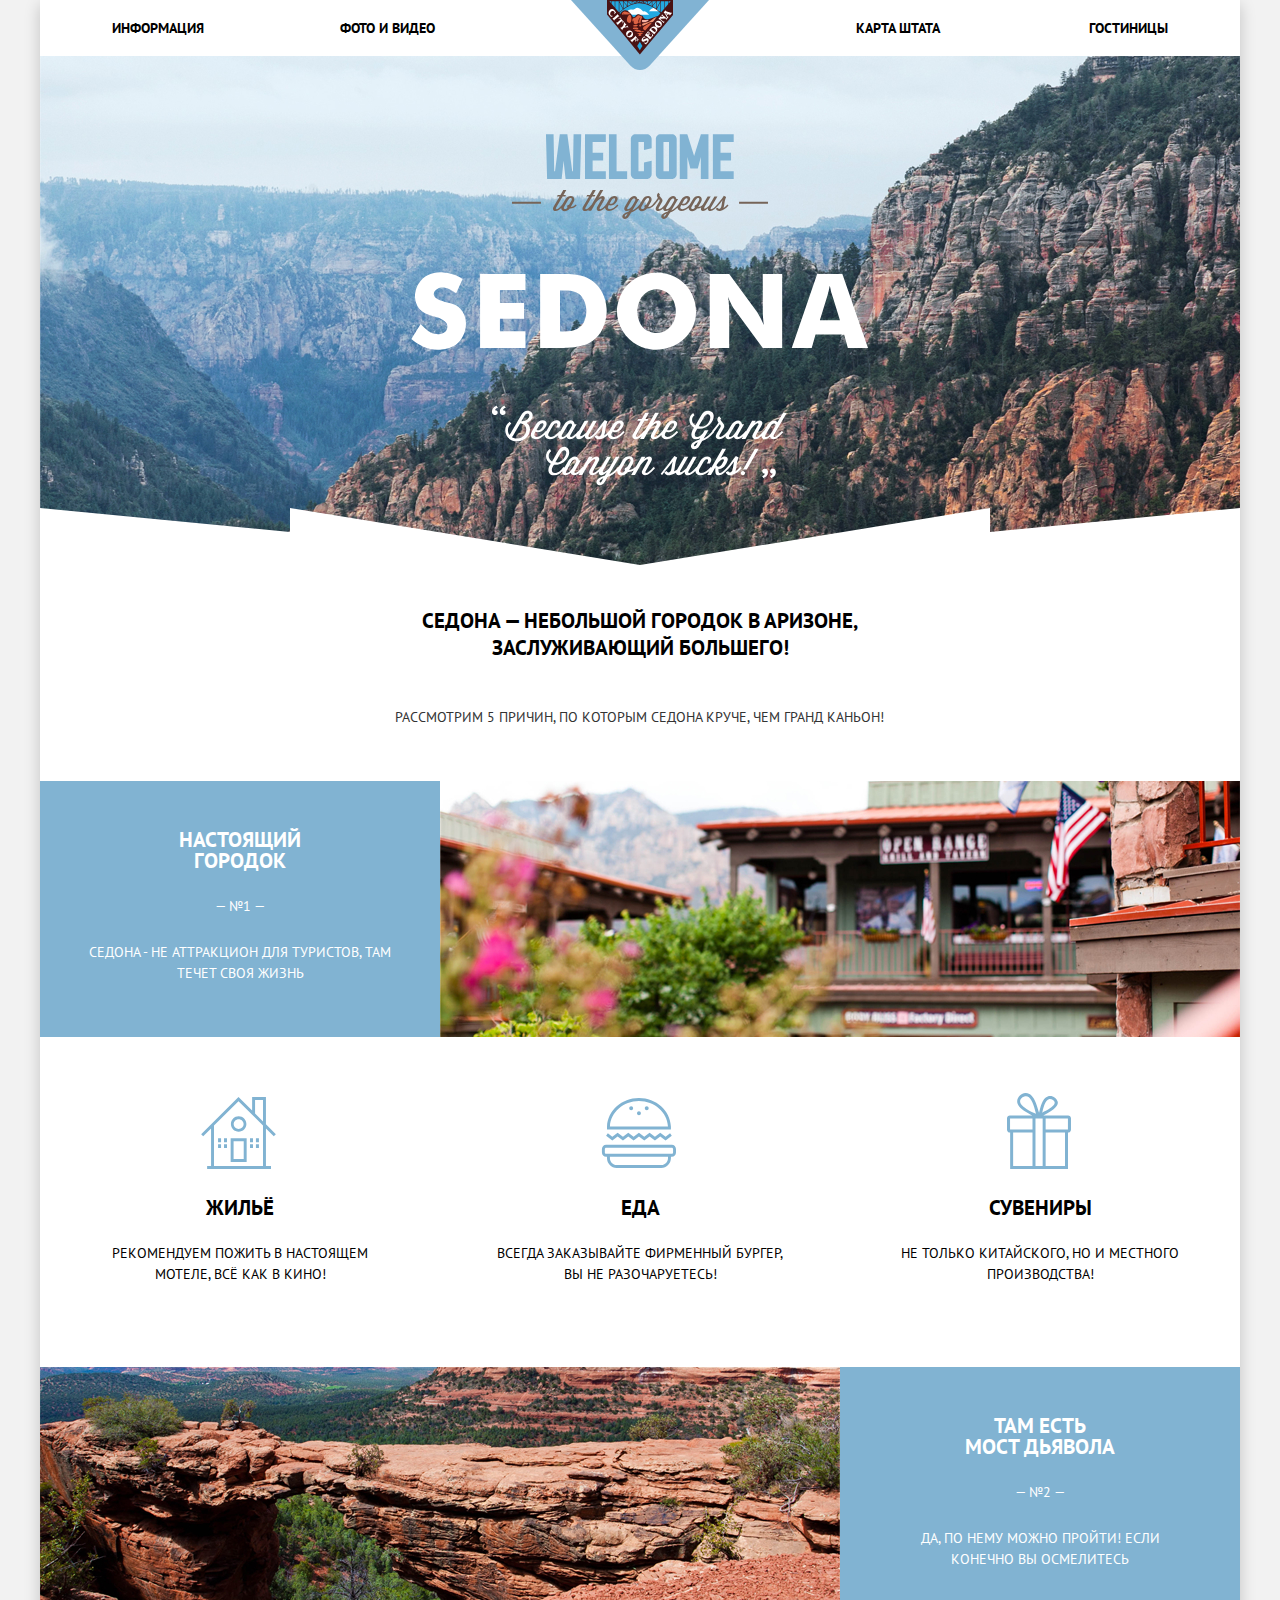
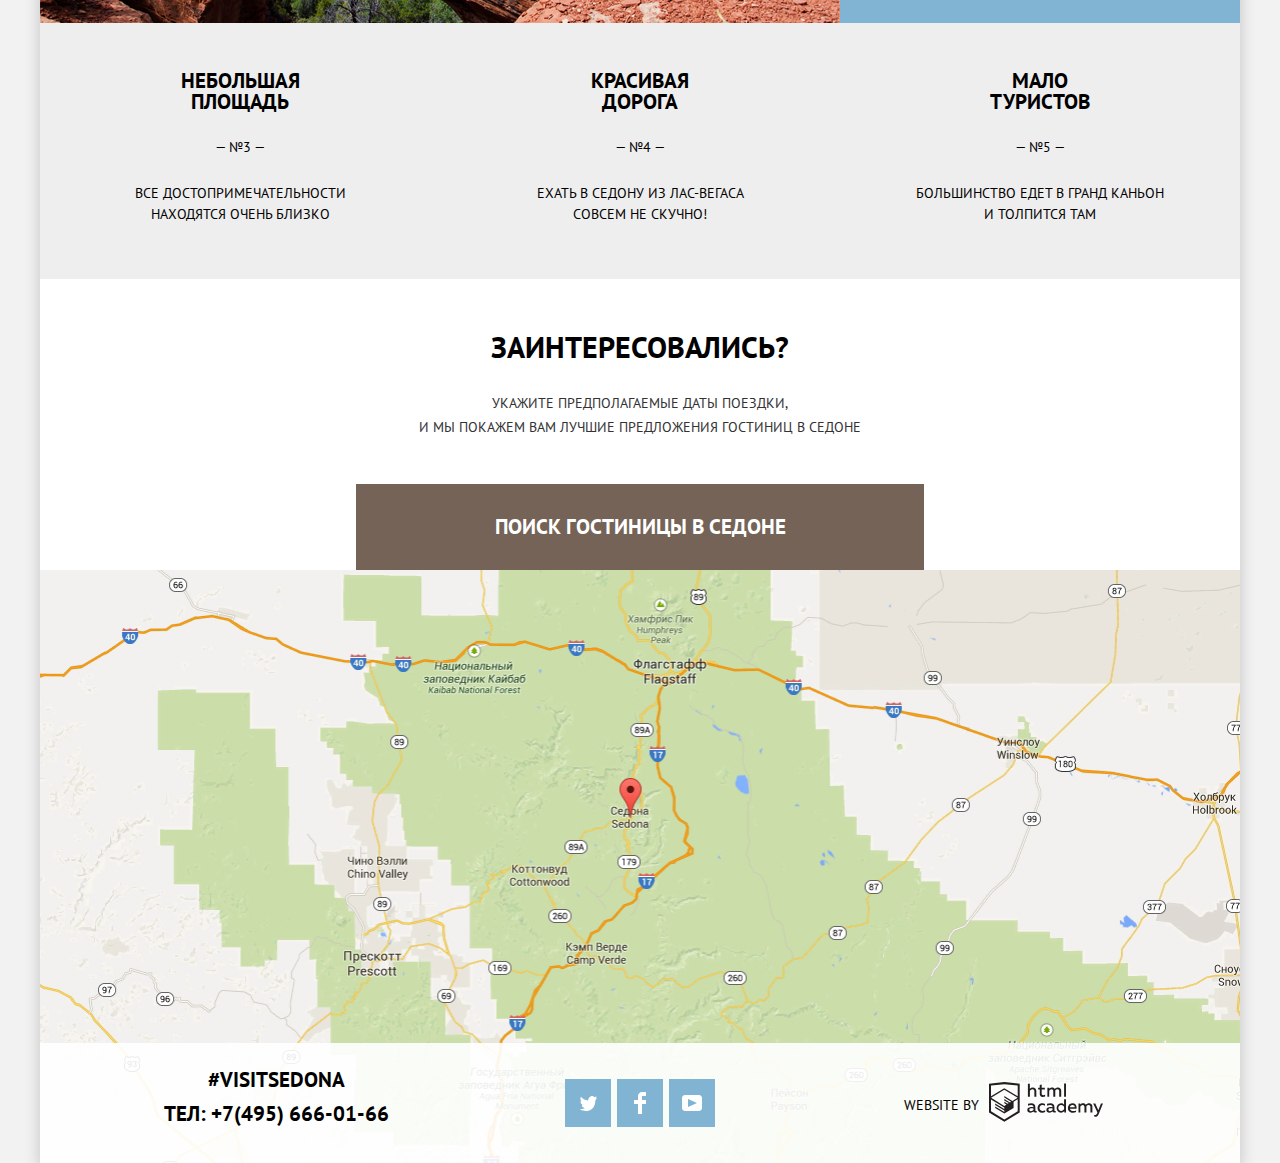
<file: index.html>
<!DOCTYPE html>
<html lang="ru">
<head>
	<meta charset="utf-8">
	<title>HTML Academy: Седона</title>
	<link href="https://fonts.googleapis.com/css2?family=PT+Sans:wght@400;700&display=swap" rel="stylesheet">
	<link href="css/normalize.css" rel="stylesheet">
	<link href="css/style_min.css" rel="stylesheet">
</head>
<body>
	<div class="container">
		<header class="navigation">
			<nav class="main-navigation">
				<a class="header-logo">
					<img src="img/logo.svg" alt="Логотип Седона" width="138" height="70">
				</a>
				<ul class="site-navigation">
					<li><a href="#">Информация</a></li>
					<li><a href="#">Фото и видео</a></li>
					<li><a href="#">Карта штата</a></li>
					<li><a href="hotels.html">Гостиницы</a></li>
				</ul>
			</nav>
		</header>

		<main class="main-content">
			<section class="welcome">
				<img src="img/welcome.svg" class="welcome-logo" alt="Welcome to the gorgeous Sedona" width="458" height="352">
			</section>
			<section class="intro">
				<h1 class="title">Седона — небольшой городок в Аризоне, заслуживающий большего!</h1>
				<p class="light-gray-text">Рассмотрим 5 причин, по которым Седона круче, чем гранд каньон!</p>
			</section>
			<section class="reasons">
				<ol class="reasons-list">
					<li class="advantage advantage-illustrated">
						<div class="reasons-list-block">	
							<div class="reasons-list-main">
								<p class="paragraph-title">Настоящий городок</p>
								<p class="paragraph">Седона - не аттракцион для туристов, там течет своя жизнь</p>
							</div>
							<div>
								<img src="img/real_city.jpg" alt="Фото настоящего городка" width="800" height="256">
							</div>
						</div>
						<ul class="reasons-list-sub">
							<li class="house">
								<p class="paragraph-title">Жильё</p>
								<p class="paragraph">Рекомендуем пожить в настоящем мотеле, всё как в кино!</p>
							</li>
							<li class="food">
								<p class="paragraph-title">Еда</p>
								<p class="paragraph">Всегда заказывайте фирменный бургер, вы не разочаруетесь!</p>
							</li>
							<li class="gift">
								<p class="paragraph-title">Сувениры</p>
								<p class="paragraph">Не только китайского, но и местного производства!</p>
							</li>
						</ul>
					</li>
					<li class="advantage advantage-illustrated reasons-list-block reverse">
						<div class="reasons-list-main">
							<p class="paragraph-title">Там есть мост&nbsp;дьявола</p>
							<p class="paragraph">Да, по нему можно пройти! Если конечно вы осмелитесь</p>
						</div>
						<div>
							<img src="img/devil_bridge.jpg" alt="Фото Моста Дьявола" width="800" height="256">
						</div>
					</li>
					<li class="advantage">
						<div class="reasons-list-last">
							<p class="paragraph-title">Небольшая площадь</p>
							<p class="paragraph">Все достопримечательности находятся очень близко</p>
						</div>	
					</li>
					<li class="advantage">
						<div class="reasons-list-last">
							<p class="paragraph-title">Красивая дорога</p>
							<p class="paragraph">Ехать в седону из Лас-Вегаса совсем не скучно!</p>
						</div>
					</li>
					<li class="advantage">
						<div class="reasons-list-last">
							<p class="paragraph-title">Мало туристов</p>
							<p class="paragraph">Большинство едет в гранд каньон и&nbsp;толпится там</p>
						</div>
					</li>
				</ol>
			</section>
			<section class="hotel-search">
				<p class="hotel-search-title">Заинтересовались?</p>
				<p class="light-gray-text">Укажите предполагаемые даты поездки,<br> и мы покажем вам лучшие предложения гостиниц в Седоне</p>
				<div>
					<a href="#" class="btn btn-primary btn-large search-btn">Поиск гостиницы в седоне</a>
					<form action="https://echo.htmlacademy.ru" class="hotel-search-form"  method="post">
						<div class="form-paragraph">
							<label for="date_checkin" class="search-form-label">Дата заезда:</label>
							<input type="text" class="input big-input" id="date_checkin" name="date_checkin" placeholder="24 Апреля 2017">
							<button type="button" aria-label="Выбрать дату заезда" class="form-paragraph-btn calendar">
								<svg width="21" height="23" viewBox="0 0 21 23" fill="none" xmlns="http://www.w3.org/2000/svg">
									<path fill-rule="evenodd" clip-rule="evenodd" d="M16.406 3.02498H19.251C20.217 3.02498 21 3.84698 21 4.86198V21.164C21 22.179 20.217 23 19.251 23H1.75C0.784 23 0 22.179 0 21.164V4.86198C0 3.84698 0.784 3.02498 1.75 3.02498H4.593V1.64798C4.593 1.26698 4.887 0.958984 5.25 0.958984C5.612 0.958984 5.906 1.26698 5.906 1.64798V3.02498H9.844V1.64798C9.844 1.26698 10.138 0.958984 10.501 0.958984C10.862 0.958984 11.156 1.26698 11.156 1.64798V3.02498H15.094V1.64798C15.094 1.26698 15.387 0.958984 15.75 0.958984C16.112 0.958984 16.406 1.26698 16.406 1.64798V3.02498ZM19.5646 21.484C19.6466 21.3979 19.691 21.2828 19.688 21.164H19.689V4.86198C19.689 4.60898 19.493 4.40298 19.252 4.40298H16.407V5.78098C16.407 6.16198 16.113 6.46998 15.751 6.46998C15.388 6.46998 15.095 6.16198 15.095 5.78098V4.40298H11.157V5.78098C11.157 6.16198 10.863 6.46998 10.502 6.46998C10.139 6.46998 9.845 6.16198 9.845 5.78098V4.40298H5.907V5.78098C5.907 6.16198 5.613 6.46998 5.251 6.46998C4.888 6.46998 4.594 6.16198 4.594 5.78098V4.40298H1.75C1.50263 4.40953 1.30696 4.61458 1.312 4.86198V21.164C1.30696 21.4114 1.50263 21.6164 1.75 21.623H19.251C19.3698 21.6201 19.4826 21.5701 19.5646 21.484Z" fill="#A9A9A9"/>
									<path fill-rule="evenodd" clip-rule="evenodd" d="M4.59399 9.2251H7.21899V11.2911H4.59399V9.2251ZM4.59399 12.6681H7.21899V14.7351H4.59399V12.6681ZM7.21899 16.1121H4.59399V18.1781H7.21899V16.1121ZM9.18799 16.1121H11.813V18.1781H9.18799V16.1121ZM11.813 12.6681H9.18799V14.7351H11.813V12.6681ZM9.18799 9.2251H11.813V11.2911H9.18799V9.2251ZM16.406 16.1121H13.781V18.1781H16.406V16.1121ZM13.781 12.6681H16.406V14.7351H13.781V12.6681ZM16.406 9.2251H13.781V11.2911H16.406V9.2251Z" fill="#A9A9A9"/>
								</svg>
							</button>
						</div>
						<div class="form-paragraph">
							<label for="date_checkout" class="search-form-label">Дата выезда:</label>
							<input type="text" class="input big-input" id="date_checkout" name="date_checkout" placeholder="4 Июля 2017">
							<button type="button" aria-label="Выбрать дату выезда" class="form-paragraph-btn calendar">
								<svg width="21" height="23" viewBox="0 0 21 23" fill="none" xmlns="http://www.w3.org/2000/svg">
									<path fill-rule="evenodd" clip-rule="evenodd" d="M16.406 3.02498H19.251C20.217 3.02498 21 3.84698 21 4.86198V21.164C21 22.179 20.217 23 19.251 23H1.75C0.784 23 0 22.179 0 21.164V4.86198C0 3.84698 0.784 3.02498 1.75 3.02498H4.593V1.64798C4.593 1.26698 4.887 0.958984 5.25 0.958984C5.612 0.958984 5.906 1.26698 5.906 1.64798V3.02498H9.844V1.64798C9.844 1.26698 10.138 0.958984 10.501 0.958984C10.862 0.958984 11.156 1.26698 11.156 1.64798V3.02498H15.094V1.64798C15.094 1.26698 15.387 0.958984 15.75 0.958984C16.112 0.958984 16.406 1.26698 16.406 1.64798V3.02498ZM19.5646 21.484C19.6466 21.3979 19.691 21.2828 19.688 21.164H19.689V4.86198C19.689 4.60898 19.493 4.40298 19.252 4.40298H16.407V5.78098C16.407 6.16198 16.113 6.46998 15.751 6.46998C15.388 6.46998 15.095 6.16198 15.095 5.78098V4.40298H11.157V5.78098C11.157 6.16198 10.863 6.46998 10.502 6.46998C10.139 6.46998 9.845 6.16198 9.845 5.78098V4.40298H5.907V5.78098C5.907 6.16198 5.613 6.46998 5.251 6.46998C4.888 6.46998 4.594 6.16198 4.594 5.78098V4.40298H1.75C1.50263 4.40953 1.30696 4.61458 1.312 4.86198V21.164C1.30696 21.4114 1.50263 21.6164 1.75 21.623H19.251C19.3698 21.6201 19.4826 21.5701 19.5646 21.484Z" fill="#A9A9A9"/>
									<path fill-rule="evenodd" clip-rule="evenodd" d="M4.59399 9.2251H7.21899V11.2911H4.59399V9.2251ZM4.59399 12.6681H7.21899V14.7351H4.59399V12.6681ZM7.21899 16.1121H4.59399V18.1781H7.21899V16.1121ZM9.18799 16.1121H11.813V18.1781H9.18799V16.1121ZM11.813 12.6681H9.18799V14.7351H11.813V12.6681ZM9.18799 9.2251H11.813V11.2911H9.18799V9.2251ZM16.406 16.1121H13.781V18.1781H16.406V16.1121ZM13.781 12.6681H16.406V14.7351H13.781V12.6681ZM16.406 9.2251H13.781V11.2911H16.406V9.2251Z" fill="#A9A9A9"/>
								</svg>
							</button>
						</div>
						<div class="form-paragraph">
							<label for="adults" class="search-form-label">Взрослые:</label>
							<div class="form-paragraph-adults">
								<button type="button" aria-label="Уменьшить" class="form-paragraph-btn minus">
									<svg width="12" height="3" viewBox="0 0 12 3" fill="none" xmlns="http://www.w3.org/2000/svg">
										<rect width="12" height="3" fill="#A9A9A9"/>
									</svg>									
								</button>
								<input type="text" class="input small-input" id="adults" name="adults" placeholder="2">
								<button type="button" aria-label="Увеличить" class="form-paragraph-btn plus">
									<svg width="11" height="11" viewBox="0 0 11 11" fill="none" xmlns="http://www.w3.org/2000/svg">
										<path fill-rule="evenodd" clip-rule="evenodd" d="M4.23086 6.76932V11H6.76932V6.76932H11V4.23086H6.76932V0H4.23085V4.23086H0V6.76932H4.23086Z" fill="#A9A9A9"/>
									</svg>
								</button>
							</div>
							<label for="kids" class="search-form-label kids">Дети:</label>
							<div class="form-paragraph-adults">
								<button type="button" aria-label="Уменьшить" class="form-paragraph-btn minus">
									<svg width="12" height="3" viewBox="0 0 12 3" fill="none" xmlns="http://www.w3.org/2000/svg">
										<rect width="12" height="3" fill="#A9A9A9"/>
									</svg>
								</button>
								<input type="text" class="input small-input" id="kids" name="kids" placeholder="0">
								<button type="button" aria-label="Увеличить" class="form-paragraph-btn plus">
									<svg width="11" height="11" viewBox="0 0 11 11" fill="none" xmlns="http://www.w3.org/2000/svg">
										<path fill-rule="evenodd" clip-rule="evenodd" d="M4.23086 6.76932V11H6.76932V6.76932H11V4.23086H6.76932V0H4.23085V4.23086H0V6.76932H4.23086Z" fill="#A9A9A9"/>
									</svg>
								</button>
							</div>
						</div>
						<button type="submit" class="btn btn-secondary">Найти</button>
					</form>
				</div>
			</section>
			<section class="map">
				<img src="img/map.png" width="1199" height="593" alt="Седона, Аризона 86336, США">
				<iframe src="https://www.google.com/maps/embed?pb=!1m18!1m12!1m3!1d996584.3445960296!2d-112.48172759112443!3d34.86798391290274!2m3!1f0!2f0!3f0!3m2!1i1024!2i768!4f13.1!3m3!1m2!1s0x872da132f942b00d%3A0x5548c523fa6c8efd!2z0KHQtdC00L7QvdCwLCDQkNGA0LjQt9C-0L3QsCA4NjMzNiwg0KHQqNCQ!5e0!3m2!1sru!2sru!4v1593006390992!5m2!1sru!2sru" width="1199" height="593" allowfullscreen="" aria-hidden="false" tabindex="0"></iframe>
			</section>
		</main>

		<footer class="footer footer-index">
			<section class="contacts">
				<h2 class="visually-hidden">Связаться с нами</h2>
				<div class="contact-links">	
					<a href="#">#VISITSEDONA</a>
					<a href="tel:+74956660166">ТЕЛ: +7(495) 666-01-66</a>
				</div>
			</section>
			<section class="social">
				<h2 class="visually-hidden">Давайте дружить!</h2>
				<ul class="social-list">
					<li class="social-icon">
						<a class="social-icon twitter" href="#" aria-label="Перейти в Twitter"></a>
					</li>
					<li class="social-icon">
						<a class="social-icon facebook" href="#" aria-label="Перейти в Facebook"></a>
					</li>
					<li class="social-icon">
						<a class="social-icon youtube" href="#" aria-label="Перейти на Youtube"></a>
					</li>
				</ul>
			</section>
			<section class="credits">
				<p class="paragraph">Website by</p>
				<a href="https://htmlacademy.ru" aria-label="Перейти на сайт HTML Academy">
					<svg width="115" height="41" viewBox="0 0 115 41" fill="none" xmlns="http://www.w3.org/2000/svg">
						<path fill-rule="evenodd" clip-rule="evenodd" d="M15.5197 1.05737H15.3509L0 2.71895V31.4945L15.3509 40.8382L30.7018 31.4945V2.71895L15.5197 1.05737ZM77.0183 2.62185H75.0876V15.7311H77.0183V2.62185ZM40.8619 2.63264V7.76843C41.6131 6.9864 42.6386 6.5436 43.7105 6.53843C44.6823 6.47908 45.6329 6.84495 46.3253 7.54479C47.0177 8.24462 47.3866 9.21244 47.3399 10.2068V15.7634H45.367V10.4658C45.4231 9.94897 45.2754 9.43059 44.9566 9.02553C44.6377 8.62047 44.174 8.36218 43.6683 8.3079H43.3518C42.3456 8.36979 41.4321 8.9295 40.9041 9.80764V15.7634H38.8995V2.63264H40.8619ZM77.0183 31.4837H75.2775V30.0595C74.4828 31.1353 73.23 31.7538 71.9119 31.7211C69.4751 31.5528 67.5825 29.4822 67.5825 26.9845C67.5825 24.4867 69.4751 22.4162 71.9119 22.2479C73.1195 22.2052 74.2818 22.7203 75.0771 23.6505V18.3205H77.0183V31.4837ZM47.0656 30.0595C47.263 30.0515 47.4583 30.0152 47.6459 29.9516V31.3866C47.2482 31.5404 46.826 31.6172 46.4009 31.6132C45.6482 31.6769 44.9394 31.2429 44.639 30.5342C43.7036 31.31 42.5302 31.7227 41.3261 31.6995C39.733 31.6995 38.256 30.804 38.256 28.9482C38.256 26.65 40.3661 25.9379 42.1702 25.9379C42.9402 25.9505 43.707 26.0408 44.4596 26.2076V25.884C44.4596 24.805 43.6578 23.9742 42.1491 23.9742C41.0585 23.9764 39.9804 24.2116 38.9839 24.6647V22.8305C40.0678 22.451 41.204 22.2506 42.3495 22.2371C44.8394 22.2371 46.3693 23.4455 46.3693 26.1753V29.4121C46.3546 29.5668 46.401 29.721 46.4981 29.8406C46.5951 29.9601 46.7349 30.035 46.8862 30.0487H47.0656V30.0595ZM40.2711 28.8403C40.298 29.229 40.4761 29.5905 40.7655 29.844C41.055 30.0974 41.4317 30.2217 41.8115 30.189H41.9275C42.8819 30.1906 43.7973 29.8022 44.4702 29.11V27.5779C43.842 27.4414 43.2026 27.3655 42.5605 27.3513C41.5055 27.3513 40.2817 27.7074 40.2817 28.8403H40.2711ZM56.0229 22.9384C55.1962 22.4632 54.2596 22.2246 53.3115 22.2479H52.9422C51.7332 22.2873 50.5891 22.8166 49.7619 23.7192C48.9347 24.6218 48.4923 25.8236 48.5321 27.06V27.5024C48.6957 30.0004 50.805 31.8921 53.2482 31.7318C54.2519 31.7555 55.2477 31.5452 56.1601 31.1168V29.2718C55.3769 29.7215 54.4945 29.9591 53.5963 29.9624C52.5199 30.0288 51.4963 29.4793 50.9385 28.5356C50.3806 27.5918 50.3806 26.4095 50.9385 25.4658C51.4963 24.522 52.5199 23.9725 53.5963 24.039C54.461 24.0357 55.3066 24.2989 56.0229 24.7942V22.9384ZM66.1514 30.0595C66.3488 30.0515 66.5441 30.0152 66.7317 29.9516V31.3866C66.334 31.5404 65.9118 31.6172 65.4867 31.6132C64.734 31.6769 64.0252 31.2429 63.7248 30.5342C62.7894 31.31 61.616 31.7227 60.4119 31.6995C58.8188 31.6995 57.3417 30.804 57.3417 28.9482C57.3417 26.65 59.4518 25.9379 61.256 25.9379C62.0259 25.9505 62.7928 26.0408 63.5454 26.2076V25.884C63.5454 24.805 62.7436 23.9742 61.2349 23.9742C60.1443 23.9764 59.0662 24.2116 58.0697 24.6647V22.8305C59.1536 22.451 60.2897 22.2506 61.4353 22.2371C63.9252 22.2371 65.455 23.4455 65.455 26.1753V29.4121C65.4404 29.5668 65.4868 29.721 65.5838 29.8406C65.6809 29.9601 65.8207 30.035 65.972 30.0487H66.1514V30.0595ZM59.855 29.8481C59.5632 29.5943 59.3837 29.2311 59.3569 28.8403H59.378C59.378 27.7074 60.5385 27.3513 61.6569 27.3513C62.299 27.3655 62.9383 27.4414 63.5665 27.5779V29.11C62.8937 29.8022 61.9782 30.1906 61.0239 30.189H60.9078C60.5263 30.2247 60.1469 30.1019 59.855 29.8481ZM69.3271 26.9305C69.3271 25.2859 70.6308 23.9526 72.239 23.9526L72.2601 24.0066C73.4742 24.0066 74.5742 24.7382 75.0665 25.8732V28.0311C74.5856 29.1871 73.4673 29.9296 72.239 29.9084C70.6308 29.9084 69.3271 28.5752 69.3271 26.9305ZM83.3486 22.2479C86.8408 22.2479 88.0541 25.1395 87.4844 27.7397H80.922C81.1436 29.3582 82.6839 30.0163 84.2876 30.0163C85.2509 30.0196 86.2027 29.8021 87.0729 29.3797V31.1061C86.0736 31.5421 84.9939 31.7519 83.9078 31.7211C81.2385 31.7211 78.8963 30.189 78.8963 26.9521C78.8362 25.7502 79.2482 24.5736 80.0408 23.6841C80.8334 22.7945 81.9408 22.2658 83.1165 22.2155H83.3486V22.2479ZM80.8693 26.1753C80.9704 24.8237 82.1216 23.8104 83.4436 23.9095H83.4858C84.1064 23.8531 84.7196 24.08 85.1612 24.5295C85.6028 24.979 85.8275 25.6051 85.7752 26.24H80.8693V26.1753ZM89.489 31.4621V22.4961H91.2298V23.575C91.9777 22.7197 93.041 22.2229 94.1628 22.2047C95.2951 22.1328 96.3712 22.7163 96.9482 23.7153C97.7407 22.8335 98.8477 22.3161 100.018 22.2803C100.952 22.2327 101.859 22.6011 102.507 23.2901C103.154 23.9792 103.478 24.9213 103.394 25.8732V31.4837H101.39V25.9271C101.437 25.4734 101.306 25.0191 101.024 24.6647C100.743 24.3104 100.336 24.0852 99.8917 24.039H99.6174C98.7512 24.0941 97.9525 24.536 97.4335 25.2474V31.4837H95.4289V25.9271C95.4728 25.47 95.3357 25.0139 95.0481 24.6611C94.7606 24.3082 94.3467 24.088 93.8991 24.0497H93.6881C92.7466 24.1344 91.8915 24.6449 91.3564 25.4416V31.5161H89.5312L89.489 31.4621ZM113.977 22.4745H111.972L109.324 29.2718L106.306 22.4853H104.196L108.417 31.5484L108.237 32.0016C107.72 33.3611 107.003 34.0516 106.053 34.0516C105.75 34.0548 105.447 34.0112 105.156 33.9221V35.6161C105.536 35.7125 105.926 35.7632 106.317 35.7671C107.646 35.7671 108.902 35.0226 109.851 32.6813L113.977 22.4745ZM52.689 6.78658V3.54974L50.7266 4.01369V6.73264H49.144V8.49132H50.7899V12.9905C50.7231 13.817 51.0244 14.6301 51.61 15.2038C52.1955 15.7775 53.0028 16.0505 53.8073 15.9468C54.5996 15.9535 55.3875 15.8259 56.139 15.5692V13.8429C55.5727 14.0781 54.9672 14.199 54.356 14.199C53.2165 14.199 52.689 13.8105 52.689 12.6237V8.5129H55.8541V6.78658H52.689ZM58.3862 15.7526V6.75421H60.1376V7.83316C60.8811 6.97655 61.9403 6.476 63.0601 6.45211C64.1624 6.38099 65.2146 6.93142 65.8032 7.88711C66.5958 7.00534 67.7028 6.48794 68.8734 6.45211C69.8138 6.41462 70.7233 6.79859 71.364 7.50353C72.0046 8.20846 72.3126 9.16418 72.2073 10.1205V15.7418H70.2028V10.1853C70.2499 9.73151 70.1184 9.27721 69.8373 8.92287C69.5561 8.56853 69.1485 8.34334 68.7046 8.29711H68.4619C67.5957 8.35228 66.797 8.7942 66.278 9.50553V15.7418H64.2734V10.1853C64.3206 9.73151 64.1891 9.27721 63.9079 8.92287C63.6268 8.56853 63.2191 8.34334 62.7752 8.29711H62.5326C61.5911 8.38181 60.736 8.89229 60.2009 9.68895V15.7634H58.3862V15.7526ZM28.6972 30.3033L28.7078 30.2968L28.6972 30.3184V30.3033ZM28.6972 18.3205V30.3033L15.3509 38.4321L2.00459 30.3184V18.5147L15.2876 26.6068V28.0311L6.18257 22.5284V23.9418L15.3404 29.5632V31.0629L6.19312 25.4955V26.9521L15.3509 32.5734L24.5826 26.9197V20.8129L28.6972 18.3205ZM28.7078 16.7776L25.0362 18.9355L23.3482 20.0145L15.3087 15.0837V16.4971L22.156 20.7266L22.0083 20.8237L20.9532 21.4063L15.2876 17.9537V19.3995L19.761 22.1184L18.706 22.8413L15.3298 20.7913V22.2047L17.5454 23.5426L15.2982 24.9021L2.11009 16.864L15.3087 8.72869L28.7078 16.7776ZM15.2876 7.27211L28.7078 15.3534V4.56395L15.3615 3.12895L2.01514 4.56395V15.3534L15.2876 7.27211Z" fill="#231F20"/>
					</svg>
				</a>
			</section>
		</footer>
	</div>
	<script src="js/script_min.js"></script>
</body>
</html>
</file>
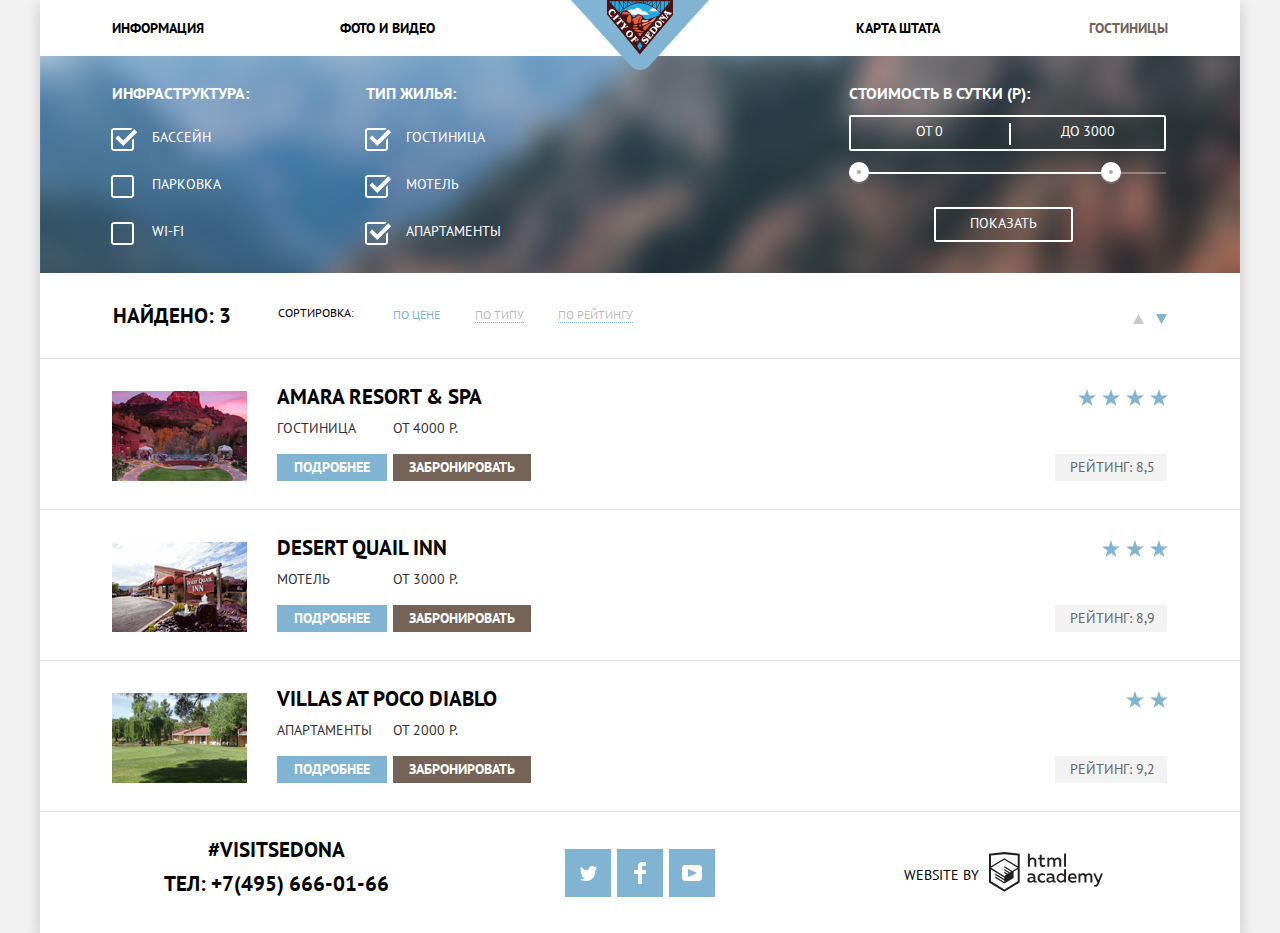
<file: hotels.html>
<!DOCTYPE html>
<html lang="ru">
<head>
	<meta charset="utf-8">
	<title>HTML Academy: Седона</title>
	<link href="https://fonts.googleapis.com/css2?family=PT+Sans:wght@400;700&display=swap" rel="stylesheet">
	<link href="css/normalize.css" rel="stylesheet">
	<link href="css/style_min.css" rel="stylesheet">
</head>
<body>
	<div class="container">
		<header class="navigation">
			<nav class="main-navigation">
				<a class="header-logo" href="index.html">
					<img src="img/logo.svg" alt="Логотип Седона" width="138" height="70">
				</a>
				<ul class="site-navigation">
					<li><a href="#">Информация</a></li>
					<li><a href="#">Фото и видео</a></li>
					<li><a href="#">Карта штата</a></li>
					<li class="active-page"><a>Гостиницы</a></li>
				</ul>
			</nav>
		</header>

		<main>
			<h1 class="visually-hidden">Гостиницы</h1>
			<section class="hotel-filter">
				<h2 class="visually-hidden">Фильтр гостиниц</h2>
				<form action="https://echo.htmlacademy.ru/courses" class="filters" method="get">
					<fieldset class="filters-options">
						<legend class="hotel-filter-title">Инфраструктура:</legend>
						<ul class="hotel-filter-list">
							<li>
								<input class="visually-hidden filter-input-checkbox" type="checkbox" id="pool" name="pool" checked>
								<label for="pool">Бассейн</label>
							</li>
							<li>
								<input class="visually-hidden filter-input-checkbox" type="checkbox" id="parking" name="parking">
								<label for="parking">Парковка</label>
							</li>
							<li>
								<input class="visually-hidden filter-input-checkbox" type="checkbox" id="wifi" name="wifi">
								<label for="wifi">Wi-Fi</label>
							</li>
						</ul>
					</fieldset>
					<fieldset class="filters-options">
						<legend class="hotel-filter-title">Тип жилья:</legend>
						<ul class="hotel-filter-list">
							<li>
								<input class="visually-hidden filter-input-checkbox" type="checkbox" id="hotel" name="hotel" checked>
								<label for="hotel">Гостиница</label>
							</li>
							<li>
								<input class="visually-hidden filter-input-checkbox" type="checkbox" id="motel" name="motel" checked>
								<label for="motel">Мотель</label>
							</li>
							<li>
								<input class="visually-hidden filter-input-checkbox" type="checkbox" id="apartments" name="apartments" checked>
								<label for="apartments">Апартаменты</label>
							</li>
						</ul>
					</fieldset>
					<fieldset class="filters-range">
						<legend class="hotel-filter-title">Стоимость в сутки (Р):</legend>
							<div>
								<div class="filters-range-info">
									<div class="filters-range-price min-price">
										<label for="min-price" class="paragraph">От</label>
										<input type="text" class="hotel-filter-input" id="min-price" name="min-price" value="0">
									</div>
									<div class="filters-range-price max-price">
										<label for="max-price" class="paragraph">До</label>
										<input type="text" class="hotel-filter-input" id="max-price" name="max-price" value="3000">
									</div>
								</div>
								<div class="filters-range-buttons">
									<div class="scale">
										<div class="bar"></div>
									</div>
									<div class="toggle toggle-min"></div>
									<div class="toggle toggle-max"></div>
								</div>
							</div>
							<button type="submit" class="hotel-filter-show">Показать</button>
					</fieldset>
				</form>
			</section>
			
			<section class="found-hotels">
				<p class="found-hotels-title">Найдено:<span class="found-number">3</span></p>
				<p class="found-hotels-sort">Сортировка:</p>
				<ul class="found-hotels-sort">
					<li><a href="#" class="found-hotels-sort-item active-item">По цене</a></li>
					<li><a href="#" class="found-hotels-sort-item">По типу</a></li>
					<li><a href="#" class="found-hotels-sort-item">По рейтингу</a></li>
				</ul>
				<ul class="found-hotels-sort-dir">
					<li>
						<a href="#" aria-label="По возрастанию">
							<svg width="11" height="10" viewBox="0 0 11 10" fill="none" xmlns="http://www.w3.org/2000/svg">
								<path d="M5.5 0L0 10H11L5.5 0Z" fill="#CACACA"/>
							</svg>
						</a>
					</li>
					<li class="active-dir">
						<a href="#" aria-label="По убыванию">
							<svg width="11" height="10" viewBox="0 0 11 10" fill="none" xmlns="http://www.w3.org/2000/svg">
								<path d="M5.5 10L11 0L0 0L5.5 10Z" fill="#CACACA"/>
							</svg>								
						</a>
					</li>
				</ul>
			</section>
			<section class="found-hotels-preview">
				<h2 class="visually-hidden">Найденные отели</h2>
				<ul class="found-hotels-list">
					<li class="hotel-preview">
						<img src="img/amara_resort_and_spa.jpg" class="hotel-preview-image" alt="Amara Resort & SPA" width="135" height="90">
						<div class="hotel-preview-info">
							<h3 class="hotel-name"><a href="#">Amara Resort & SPA</a></h3>
							<p class="hotel-preview-description">	
								<span class="light-gray-text type">Гостиница</span>
								<span class="light-gray-text price">От 4000 Р.</span>	
								<a href="#" class="btn btn-secondary hotel-link">Подробнее</a>
								<a href="#" class="btn btn-primary hotel-link">Забронировать</a>
							</p>
						</div>
						<div class="hotel-preview-rating">
							<div class="stars-container four-stars"></div>
							<span class="rating">Рейтинг: 8,5</span>
						</div>
					</li>
					<li class="hotel-preview">
						<img src="img/desert_quail_inn.jpg" class="hotel-preview-image" alt="Desert Quail Inn" width="135" height="90">
						<div class="hotel-preview-info">
							<h3 class="hotel-name"><a href="#">Desert Quail Inn</a></h3>
							<p class="hotel-preview-description">
								<span class="light-gray-text type">Мотель</span>
								<span class="light-gray-text price">От 3000 Р.</span>
								<a href="#" class="btn btn-secondary hotel-link">Подробнее</a>
								<a href="#" class="btn btn-primary hotel-link">Забронировать</a>
							</p>
						</div>
						<div class="hotel-preview-rating">
							<div class="stars-container three-stars"></div>
							<span class="rating">Рейтинг: 8,9</span>
						</div>
					</li>
					<li class="hotel-preview">
						<img src="img/villas_at_poco_diablo.jpg"  class="hotel-preview-image" alt="Villas At Poco Diablo" width="135" height="90">
						<div class="hotel-preview-info">
							<h3 class="hotel-name"><a href="#">Villas At Poco Diablo</a></h3>
							<p class="hotel-preview-description">
								<span class="light-gray-text type">Апартаменты</span>
								<span class="light-gray-text price">От 2000 Р.</span>
								<a href="#" class="btn btn-secondary hotel-link">Подробнее</a>
								<a href="#" class="btn btn-primary hotel-link">Забронировать</a>
							</p>
						</div>
						<div class="hotel-preview-rating">
							<div class="stars-container two-stars"></div>
							<span class="rating">Рейтинг: 9,2</span>
						</div>
					</li>
				</ul>
			</section>
		</main>

		<footer class="footer">
			<section class="contacts">
				<h2 class="visually-hidden">Связаться с нами</h2>
				<div class="contact-links">	
					<a href="#">#VISITSEDONA</a>
					<a href="tel:+74956660166">ТЕЛ: +7(495) 666-01-66</a>
				</div>
			</section>
			<section class="social">
				<h2 class="visually-hidden">Давайте дружить!</h2>
				<ul class="social-list">
					<li class="social-icon">
						<a class="social-icon twitter" href="#" aria-label="Перейти в Twitter"></a>
					</li>
					<li class="social-icon">
						<a class="social-icon facebook" href="#" aria-label="Перейти в Facebook"></a>
					</li>
					<li class="social-icon">
						<a class="social-icon youtube" href="#" aria-label="Перейти на Youtube"></a>
					</li>
				</ul>
			</section>
			<section class="credits">
				<p class="paragraph">Website by</p>
				<a href="https://htmlacademy.ru" aria-label="Перейти на сайт HTML Academy">
					<svg width="115" height="41" viewBox="0 0 115 41" fill="none" xmlns="http://www.w3.org/2000/svg">
						<path fill-rule="evenodd" clip-rule="evenodd" d="M15.5197 1.05737H15.3509L0 2.71895V31.4945L15.3509 40.8382L30.7018 31.4945V2.71895L15.5197 1.05737ZM77.0183 2.62185H75.0876V15.7311H77.0183V2.62185ZM40.8619 2.63264V7.76843C41.6131 6.9864 42.6386 6.5436 43.7105 6.53843C44.6823 6.47908 45.6329 6.84495 46.3253 7.54479C47.0177 8.24462 47.3866 9.21244 47.3399 10.2068V15.7634H45.367V10.4658C45.4231 9.94897 45.2754 9.43059 44.9566 9.02553C44.6377 8.62047 44.174 8.36218 43.6683 8.3079H43.3518C42.3456 8.36979 41.4321 8.9295 40.9041 9.80764V15.7634H38.8995V2.63264H40.8619ZM77.0183 31.4837H75.2775V30.0595C74.4828 31.1353 73.23 31.7538 71.9119 31.7211C69.4751 31.5528 67.5825 29.4822 67.5825 26.9845C67.5825 24.4867 69.4751 22.4162 71.9119 22.2479C73.1195 22.2052 74.2818 22.7203 75.0771 23.6505V18.3205H77.0183V31.4837ZM47.0656 30.0595C47.263 30.0515 47.4583 30.0152 47.6459 29.9516V31.3866C47.2482 31.5404 46.826 31.6172 46.4009 31.6132C45.6482 31.6769 44.9394 31.2429 44.639 30.5342C43.7036 31.31 42.5302 31.7227 41.3261 31.6995C39.733 31.6995 38.256 30.804 38.256 28.9482C38.256 26.65 40.3661 25.9379 42.1702 25.9379C42.9402 25.9505 43.707 26.0408 44.4596 26.2076V25.884C44.4596 24.805 43.6578 23.9742 42.1491 23.9742C41.0585 23.9764 39.9804 24.2116 38.9839 24.6647V22.8305C40.0678 22.451 41.204 22.2506 42.3495 22.2371C44.8394 22.2371 46.3693 23.4455 46.3693 26.1753V29.4121C46.3546 29.5668 46.401 29.721 46.4981 29.8406C46.5951 29.9601 46.7349 30.035 46.8862 30.0487H47.0656V30.0595ZM40.2711 28.8403C40.298 29.229 40.4761 29.5905 40.7655 29.844C41.055 30.0974 41.4317 30.2217 41.8115 30.189H41.9275C42.8819 30.1906 43.7973 29.8022 44.4702 29.11V27.5779C43.842 27.4414 43.2026 27.3655 42.5605 27.3513C41.5055 27.3513 40.2817 27.7074 40.2817 28.8403H40.2711ZM56.0229 22.9384C55.1962 22.4632 54.2596 22.2246 53.3115 22.2479H52.9422C51.7332 22.2873 50.5891 22.8166 49.7619 23.7192C48.9347 24.6218 48.4923 25.8236 48.5321 27.06V27.5024C48.6957 30.0004 50.805 31.8921 53.2482 31.7318C54.2519 31.7555 55.2477 31.5452 56.1601 31.1168V29.2718C55.3769 29.7215 54.4945 29.9591 53.5963 29.9624C52.5199 30.0288 51.4963 29.4793 50.9385 28.5356C50.3806 27.5918 50.3806 26.4095 50.9385 25.4658C51.4963 24.522 52.5199 23.9725 53.5963 24.039C54.461 24.0357 55.3066 24.2989 56.0229 24.7942V22.9384ZM66.1514 30.0595C66.3488 30.0515 66.5441 30.0152 66.7317 29.9516V31.3866C66.334 31.5404 65.9118 31.6172 65.4867 31.6132C64.734 31.6769 64.0252 31.2429 63.7248 30.5342C62.7894 31.31 61.616 31.7227 60.4119 31.6995C58.8188 31.6995 57.3417 30.804 57.3417 28.9482C57.3417 26.65 59.4518 25.9379 61.256 25.9379C62.0259 25.9505 62.7928 26.0408 63.5454 26.2076V25.884C63.5454 24.805 62.7436 23.9742 61.2349 23.9742C60.1443 23.9764 59.0662 24.2116 58.0697 24.6647V22.8305C59.1536 22.451 60.2897 22.2506 61.4353 22.2371C63.9252 22.2371 65.455 23.4455 65.455 26.1753V29.4121C65.4404 29.5668 65.4868 29.721 65.5838 29.8406C65.6809 29.9601 65.8207 30.035 65.972 30.0487H66.1514V30.0595ZM59.855 29.8481C59.5632 29.5943 59.3837 29.2311 59.3569 28.8403H59.378C59.378 27.7074 60.5385 27.3513 61.6569 27.3513C62.299 27.3655 62.9383 27.4414 63.5665 27.5779V29.11C62.8937 29.8022 61.9782 30.1906 61.0239 30.189H60.9078C60.5263 30.2247 60.1469 30.1019 59.855 29.8481ZM69.3271 26.9305C69.3271 25.2859 70.6308 23.9526 72.239 23.9526L72.2601 24.0066C73.4742 24.0066 74.5742 24.7382 75.0665 25.8732V28.0311C74.5856 29.1871 73.4673 29.9296 72.239 29.9084C70.6308 29.9084 69.3271 28.5752 69.3271 26.9305ZM83.3486 22.2479C86.8408 22.2479 88.0541 25.1395 87.4844 27.7397H80.922C81.1436 29.3582 82.6839 30.0163 84.2876 30.0163C85.2509 30.0196 86.2027 29.8021 87.0729 29.3797V31.1061C86.0736 31.5421 84.9939 31.7519 83.9078 31.7211C81.2385 31.7211 78.8963 30.189 78.8963 26.9521C78.8362 25.7502 79.2482 24.5736 80.0408 23.6841C80.8334 22.7945 81.9408 22.2658 83.1165 22.2155H83.3486V22.2479ZM80.8693 26.1753C80.9704 24.8237 82.1216 23.8104 83.4436 23.9095H83.4858C84.1064 23.8531 84.7196 24.08 85.1612 24.5295C85.6028 24.979 85.8275 25.6051 85.7752 26.24H80.8693V26.1753ZM89.489 31.4621V22.4961H91.2298V23.575C91.9777 22.7197 93.041 22.2229 94.1628 22.2047C95.2951 22.1328 96.3712 22.7163 96.9482 23.7153C97.7407 22.8335 98.8477 22.3161 100.018 22.2803C100.952 22.2327 101.859 22.6011 102.507 23.2901C103.154 23.9792 103.478 24.9213 103.394 25.8732V31.4837H101.39V25.9271C101.437 25.4734 101.306 25.0191 101.024 24.6647C100.743 24.3104 100.336 24.0852 99.8917 24.039H99.6174C98.7512 24.0941 97.9525 24.536 97.4335 25.2474V31.4837H95.4289V25.9271C95.4728 25.47 95.3357 25.0139 95.0481 24.6611C94.7606 24.3082 94.3467 24.088 93.8991 24.0497H93.6881C92.7466 24.1344 91.8915 24.6449 91.3564 25.4416V31.5161H89.5312L89.489 31.4621ZM113.977 22.4745H111.972L109.324 29.2718L106.306 22.4853H104.196L108.417 31.5484L108.237 32.0016C107.72 33.3611 107.003 34.0516 106.053 34.0516C105.75 34.0548 105.447 34.0112 105.156 33.9221V35.6161C105.536 35.7125 105.926 35.7632 106.317 35.7671C107.646 35.7671 108.902 35.0226 109.851 32.6813L113.977 22.4745ZM52.689 6.78658V3.54974L50.7266 4.01369V6.73264H49.144V8.49132H50.7899V12.9905C50.7231 13.817 51.0244 14.6301 51.61 15.2038C52.1955 15.7775 53.0028 16.0505 53.8073 15.9468C54.5996 15.9535 55.3875 15.8259 56.139 15.5692V13.8429C55.5727 14.0781 54.9672 14.199 54.356 14.199C53.2165 14.199 52.689 13.8105 52.689 12.6237V8.5129H55.8541V6.78658H52.689ZM58.3862 15.7526V6.75421H60.1376V7.83316C60.8811 6.97655 61.9403 6.476 63.0601 6.45211C64.1624 6.38099 65.2146 6.93142 65.8032 7.88711C66.5958 7.00534 67.7028 6.48794 68.8734 6.45211C69.8138 6.41462 70.7233 6.79859 71.364 7.50353C72.0046 8.20846 72.3126 9.16418 72.2073 10.1205V15.7418H70.2028V10.1853C70.2499 9.73151 70.1184 9.27721 69.8373 8.92287C69.5561 8.56853 69.1485 8.34334 68.7046 8.29711H68.4619C67.5957 8.35228 66.797 8.7942 66.278 9.50553V15.7418H64.2734V10.1853C64.3206 9.73151 64.1891 9.27721 63.9079 8.92287C63.6268 8.56853 63.2191 8.34334 62.7752 8.29711H62.5326C61.5911 8.38181 60.736 8.89229 60.2009 9.68895V15.7634H58.3862V15.7526ZM28.6972 30.3033L28.7078 30.2968L28.6972 30.3184V30.3033ZM28.6972 18.3205V30.3033L15.3509 38.4321L2.00459 30.3184V18.5147L15.2876 26.6068V28.0311L6.18257 22.5284V23.9418L15.3404 29.5632V31.0629L6.19312 25.4955V26.9521L15.3509 32.5734L24.5826 26.9197V20.8129L28.6972 18.3205ZM28.7078 16.7776L25.0362 18.9355L23.3482 20.0145L15.3087 15.0837V16.4971L22.156 20.7266L22.0083 20.8237L20.9532 21.4063L15.2876 17.9537V19.3995L19.761 22.1184L18.706 22.8413L15.3298 20.7913V22.2047L17.5454 23.5426L15.2982 24.9021L2.11009 16.864L15.3087 8.72869L28.7078 16.7776ZM15.2876 7.27211L28.7078 15.3534V4.56395L15.3615 3.12895L2.01514 4.56395V15.3534L15.2876 7.27211Z" fill="#231F20"/>
					</svg>
				</a>
			</section>
		</footer>
	</div>
</body>
</html>
</file>
<file: css/style_min.css>
@keyframes shake{0%,to{transform:translateX(-50%)}10%,30%,50%,70%,90%{transform:translateX(-51%)}20%,40%,60%,80%{transform:translateX(-49%)}}:root{--white: #ffffff;--extra-light-gray: #f2f2f2;--gray-hover: #ebebeb;--light-gray: #eeeeee;--gray: #a9a9a9;--gray-line: #e5e5e5;--dark-gray: #666666;--light-black: #333333;--gray-logo: #bdbbbc;--gray-button: #ababab;--black: #000000;--blue: #81b3d2;--dark-blue: #669ec0;--extra-dark-blue: #5496bd;--brown: #766357;--dark-brown: #604e43;--extra-dark-brown: #503e33;--opacity-black: rgba(0, 0, 0, 0.3);--opacity-white-footer: rgba(255, 255, 255, 0.9);--opacity-white-scale: rgba(255, 255, 255, 0.3);--shadow-main: rgba(0, 1, 1, 0.2);--shadow-button: rgba(171, 171, 171, 0.3)}body{min-width:1200px;margin:0;padding:0;font-family:"PT Sans","Tahoma",sans-serif;font-size:14px;line-height:21px;font-weight:400;color:var(--black);text-transform:uppercase;background-color:var(--extra-light-gray);position:relative}a{text-decoration:none}img{max-width:100%;height:auto}.form-paragraph-btn svg,.reasons-list-block img{display:block}.container{background-color:var(--white);display:grid;grid-template-rows:min-content 1fr min-content;width:1200px;min-height:100vh;margin:0 auto;box-shadow:0 5px 15px var(--shadow-main)}.title{text-align:center;font-size:21px;line-height:27px;width:600px;margin:0 auto}.paragraph{margin:25px 0 0;padding:0 29px}.paragraph-title{order:-1;font-weight:700;font-size:21px;line-height:21px;margin:35px 0 0;width:150px;align-self:center}.main-navigation{font-size:14px;font-weight:700;line-height:26px;color:var(--black);background-color:var(--white);display:flex}.site-navigation{list-style:none;display:flex;flex-wrap:wrap;margin:0;width:100%;min-height:56px;align-items:center;padding-left:72px;padding-right:72px}.site-navigation li{width:228px}.site-navigation li:nth-child(4n+3){margin-left:auto;text-align:right}.site-navigation li:nth-child(4n+4){text-align:right}.header-logo{width:138px;height:70px;position:absolute;left:50%;top:0;transform:translateX(-50%)}.site-navigation a{color:var(--black)}.site-navigation a:hover{color:var(--blue)}.site-navigation a:active{color:var(--opacity-black)}.active-page a{color:var(--brown)}.main-content{display:grid}.welcome{text-align:center;background-image:url(../img/white_mask.svg),url(../img/background.jpg);background-position:0 bottom,center;background-repeat:no-repeat,no-repeat;background-color:var(--dark-blue);height:509px}.welcome-logo{margin-top:78px}.hotel-search{background-color:var(--white);text-align:center;padding-top:57px;position:relative;z-index:1}.hotel-search .light-gray-text{line-height:24px}.hotel-search-title{font-size:30px;font-weight:700;margin:0 0 34px}.form-hide,.hotel-search-form{transition:transform .5s ease,opacity .5s}.hotel-search-form{background-color:var(--white);display:flex;flex-direction:column;padding:55px;width:568px;margin:0 auto;box-sizing:border-box;position:absolute;top:100%;left:50%;transform:translateX(-50%);opacity:1}.form-hide{transform:translateY(-86px) translateX(-50%);opacity:0;pointer-events:none}.form-error{animation:shake .6s}.input{background-color:var(--extra-light-gray);font-weight:700;font-size:14px;line-height:26px;color:var(--black);text-transform:uppercase;height:34px;width:100%;border-width:0;padding:0;border:2px solid var(--extra-light-gray)}.small-input{text-align:center;width:114px;box-sizing:border-box;padding:0 30px;height:38px}.big-input{padding-left:10px}.input:hover{background-color:var(--gray-hover);border-color:var(--gray-hover)}.input:focus{background-color:var(--white);border-color:var(--gray-line);outline:0}.contacts a,.search-form-label{font-weight:700;line-height:26px}.search-form-label{font-size:14px;min-width:112px;text-align:left}.kids{box-sizing:border-box;padding-left:52px;margin-right:6px}.visually-hidden{display:none}.social{margin:36px 0}.contacts,.social-list{display:flex;justify-content:center}.social-list{list-style:none;padding:0;margin:0}.contacts{padding:16px 0 0 73px}.credits{display:flex;padding:38px 0 0 64px}.credits p{margin:14px 0 0;padding:0}.contacts a{color:var(--black);font-size:21px;margin-top:8px}.credits a,.hotel-name a{font-size:14px;color:var(--black)}.found-hotels-list{list-style:none;padding:0;margin:0 0 1px}.hotel-name{margin:-7px 0 0}.hotel-name a{font-weight:700;font-size:21px;line-height:26px}.hotel-name a:hover{color:var(--blue)}.hotel-name a:active{color:var(--opacity-black)}.light-gray-text{color:var(--light-black);font-size:14px;line-height:21px;text-align:center;font-weight:400;margin:0}.search-btn{position:relative;z-index:1}.btn{display:block;margin:0 auto;color:var(--white);text-align:center;border:0}.btn-primary,.btn-secondary{font-weight:700;font-size:21px;line-height:26px}.btn-primary{background-color:var(--brown);box-sizing:border-box}.btn-large{width:568px;padding:30px 10px;margin-top:45px}.btn-secondary{background-color:var(--blue);text-transform:uppercase;padding:16px 10px;cursor:pointer;margin:27px 0 0}.btn-primary:hover,.btn-secondary:hover{color:var(--white)}.btn-primary:active,.btn-secondary:active{color:var(--opacity-white-scale)}.btn-primary:hover{background-color:var(--dark-brown)}.btn-primary:active{background-color:var(--extra-dark-brown)}.btn-secondary:hover{background-color:var(--dark-blue)}.btn-secondary:active{background-color:var(--extra-dark-blue)}.hotel-link{font-size:14px;line-height:21px;padding:3px 16px;margin:0}.intro{padding-top:42px;padding-bottom:51px;min-height:216px;box-sizing:border-box}.intro p{padding-top:46px;padding-right:2px}.rating{background-color:var(--extra-light-gray);font-size:14px;line-height:21px;color:var(--dark-gray);padding:3px 12px 3px 15px;font-weight:400;margin-top:auto}.social-icon{display:flex;background-color:var(--blue);width:46px;height:48px;margin-left:3px;margin-right:3px;justify-content:center;align-items:center}.social-icon:hover{background-color:var(--dark-blue)}.social-icon:active{background-color:var(--extra-dark-blue)}.social-icon a{margin:0}.social-icon a:active{opacity:.3}.social-icon a::before{content:"";background-repeat:no-repeat;background-position:center;width:100%;height:100%}.twitter::before{background-image:url(../img/twitter.svg)}.facebook::before{background-image:url(../img/facebook.svg)}.youtube::before{background-image:url(../img/youtube.svg)}.reasons{text-align:center;background-color:var(--light-gray)}.reasons-list{list-style:none;display:flex;flex-wrap:wrap;padding:0;margin:0;counter-reset:advantage}.reasons-list-last::before,.reasons-list-main::before{content:"— №"counter(advantage)" —";counter-increment:advantage;font-size:14px;line-height:21px;margin-top:25px}.advantage-illustrated::before{display:none}.reasons-list-block{display:flex;min-height:256px}.reverse{flex-direction:row-reverse}.reasons-list-main,.reasons-list-sub li{width:400px;display:flex;flex-direction:column;box-sizing:border-box}.reasons-list-main{background-color:var(--blue);color:var(--white);min-height:256px;padding:13px 20px 20px}.reasons-list-sub{list-style:none;padding:0;padding-bottom:82px;display:flex;flex-wrap:wrap;min-height:330px;box-sizing:border-box;background-color:var(--white)}.reasons-list-sub li{padding:125px 20px 0;position:relative}.food,.gift,.house{background-image:url(../img/house.svg);background-repeat:no-repeat;background-position:161px 60px}.food,.gift{background-image:url(../img/food.svg);background-position:161px 61px}.gift{background-image:url(../img/gift.svg);background-position:167px 55px}.reasons-list-last{width:400px;min-height:256px;display:flex;flex-direction:column;padding:12px 49px;box-sizing:border-box}.reasons-list-last .paragraph{padding:0 20px}.hotel-filter{color:var(--white);background-image:url(../img/background_blur.jpg);background-repeat:no-repeat;background-position:center;background-color:var(--dark-blue);min-height:217px;box-sizing:border-box}.hotel-filter-title{font-size:16px;line-height:21px;margin:0;padding:0;text-align:left;font-weight:700}.hotel-filter-list{list-style:none;padding:0;margin:23px 0 0}.hotel-filter-list label{cursor:pointer}.hotel-filter-list li{position:relative;margin-bottom:26px;padding-left:40px}.filter-input-checkbox+label::before{content:"";position:absolute;width:23px;height:23px;background-image:url(../img/checkbox_off.svg);background-repeat:no-repeat;left:-1px;top:1px}.filter-input-checkbox:disabled+label::before{content:"";position:absolute;width:23px;height:23px;background-image:url(../img/checkbox_off_inactive.svg);background-repeat:no-repeat;left:-1px;top:1px}.filter-input-checkbox:checked+label::after{content:"";position:absolute;width:27px;height:23px;background-image:url(../img/checkbox_on.svg);background-repeat:no-repeat;left:-1px;top:1px}.filter-input-checkbox:checked:disabled+label::after{content:"";position:absolute;width:27px;height:23px;background-image:url(../img/checkbox_on_inactive.svg);background-repeat:no-repeat;left:-1px;top:1px}.filter-input-checkbox:checked+label::before{opacity:0}.hotel-filter-input{font-weight:400;font-size:14px;line-height:21px;color:var(--white);background-color:transparent;border:0;width:50px;margin-left:-3px}.hotel-filter-input:focus{outline:0}.hotel-filter-show{text-transform:uppercase;color:var(--white);border:2px solid var(--white);font-size:14px;line-height:21px;background-color:transparent;box-sizing:border-box;border-radius:2px;padding:4px 34px 6px;margin-top:33px;margin-left:85px;cursor:pointer;width:min-content}.hotel-filter-show:hover{color:var(--black);background-color:var(--white)}.found-hotels{display:flex;align-items:center;padding:29px 73px 28px;border-bottom:1px solid var(--gray-line)}.found-number{margin-left:5px}.found-hotels-title{font-size:21px;line-height:26px;margin:0;font-weight:700}.found-hotels-sort{list-style:none;font-size:12px;line-height:18px;font-weight:400;display:flex}p.found-hotels-sort,ul.found-hotels-sort{margin:2px 0 0 47px;align-self:flex-start}ul.found-hotels-sort{padding:0;margin:4px 0 0 39px;min-width:240px;justify-content:space-between}.found-hotels-sort-dir{list-style:none;padding:0;display:flex;min-width:34px;justify-content:space-between;margin:7px 0 0 auto}.form-paragraph-btn:hover path,.found-hotels-sort-dir a:hover path,.minus:hover rect{fill:var(--black)}.active-dir path,.credits a:hover path,.form-paragraph-btn:active path,.found-hotels-sort-dir a:active path,.minus:active rect{fill:var(--blue)}.found-hotels-sort-item{border-bottom:1px dotted var(--blue);color:var(--opacity-black)}.found-hotels-sort-item:hover{color:var(--blue)}.active-item,.found-hotels-sort-item:active{color:var(--black);border-bottom:0}.active-item{color:var(--blue)}.form-paragraph{display:flex;align-items:center;margin:0 0 29px}.form-paragraph,.form-paragraph-adults{position:relative}.form-paragraph-btn{position:absolute;background-color:transparent;border:0;cursor:pointer;width:38px;height:38px;display:flex;justify-content:center;align-items:center;padding:0}.calendar,.plus{right:1px}.plus{top:1px}.map{position:relative;height:593px}.map iframe,.map img{display:block;width:100%;height:100%}.map iframe{position:absolute;top:0;border:0}.map img{object-fit:cover}.footer{display:grid;grid-template-columns:1fr 1fr 1fr;min-height:120px}.footer-index{position:absolute;bottom:0;width:inherit;background-color:var(--opacity-white-footer)}.credits a{margin-left:10px}.credits a:active path{fill:var(--gray-logo)}.hotel-preview{display:flex;padding:32px 73px 28px 72px;border-bottom:1px solid var(--gray-line)}.hotel-preview-image{margin-right:30px;height:100%}.hotel-preview-info{display:flex;flex-direction:column}.hotel-preview-description{display:grid;grid-template-columns:110px min-content;grid-template-rows:min-content min-content;grid-column-gap:6px;grid-row-gap:15px;margin-bottom:0;margin-top:8px}.hotel-preview-rating{margin-left:auto;display:flex;flex-direction:column}.stars-container{align-self:flex-end;margin:-2px;background-image:url(../img/star.svg);background-repeat:space;height:17px}.four-stars{width:91px}.three-stars{width:67px}.two-stars{width:43px}.type{min-width:116px}.price,.type{text-align:left}.contact-links{display:flex;flex-direction:column;text-align:center}.filters{display:flex;align-items:flex-start;padding:27px 72px 5px}.filters-options,.filters-range{margin:0 43px 0 0;box-sizing:border-box;width:20%;border:0;padding:0}.filters-range{margin:0 2px 0 auto;width:30%;display:flex;flex-direction:column}.filters-range-info{display:flex;width:317px;height:36px;border:2px solid var(--white);border-radius:2px;margin-top:11px;padding-top:2px;box-sizing:border-box;position:relative}.filters-range-info::after{content:"";height:20px;border:1px solid var(--white);position:absolute;right:50%;top:6px;transform:translateX(3px)}.filters-range-price{flex-grow:1}.filters-range-price .paragraph{padding:0;margin:0}.max-price,.min-price{padding-left:65px;padding-top:1px}.max-price{padding-left:45px}.filters-range-buttons{margin-top:21px;display:flex;position:relative}.bar,.scale{height:2px;background-color:var(--opacity-white-scale);width:100%}.bar{width:80%;background-color:var(--white)}.toggle{position:absolute;top:-10px;left:0;width:4px;height:4px;padding:0;border:8px solid var(--white);background-color:var(--gray-button);border-radius:50%;box-shadow:0 2px 1px 0 var(--shadow-button);cursor:pointer}.toggle:hover{width:5px;height:5px;border:9px solid var(--white);margin-left:-1px;margin-top:-1px}.toggle-max{left:252px}
</file>
